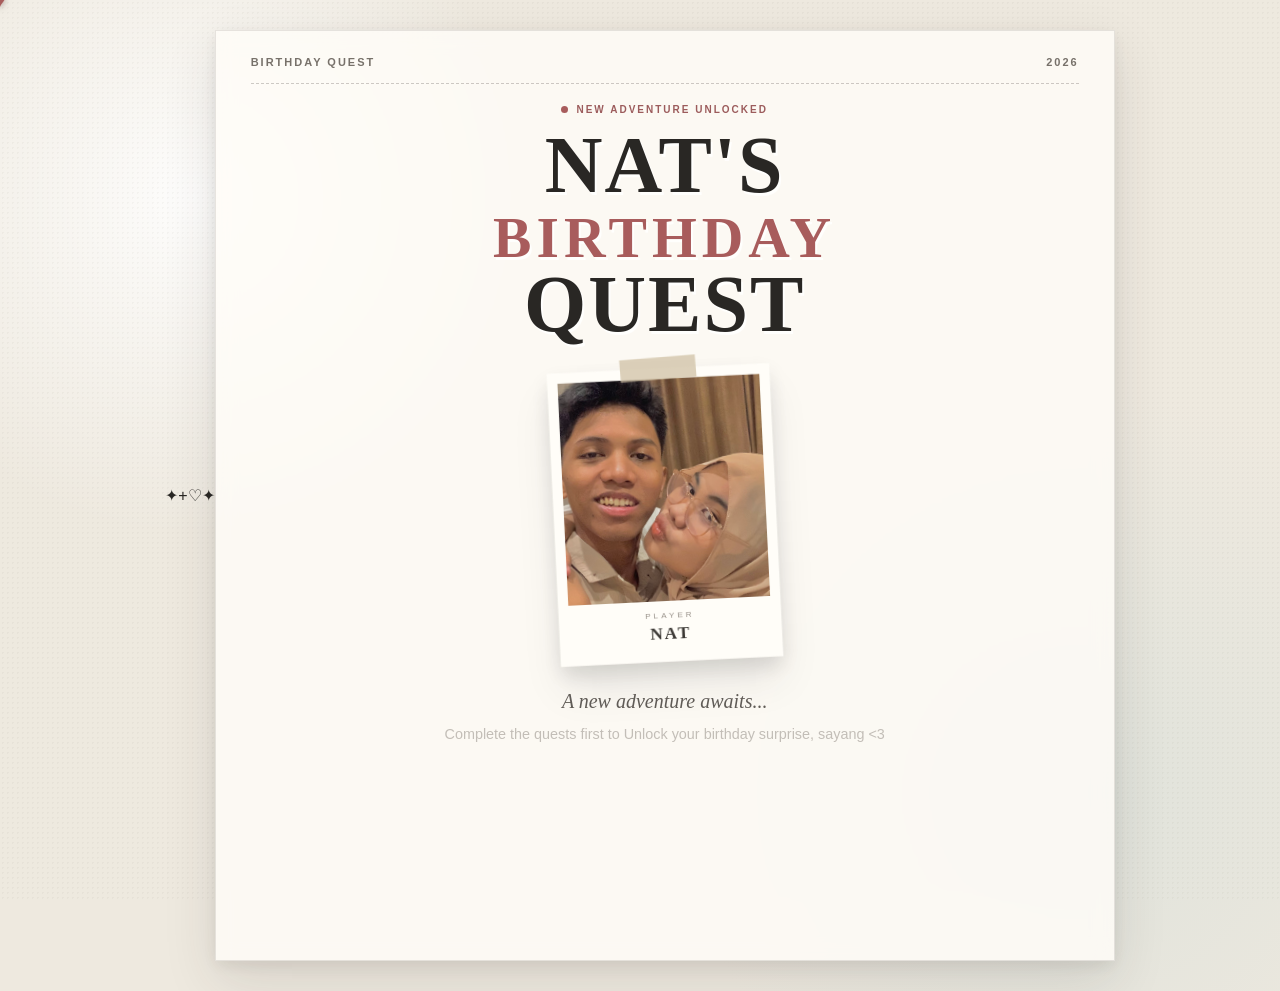
<file: index.html>
<!DOCTYPE html>
<html lang="en">

<head>
    <meta charset="UTF-8">

    <meta
        name="viewport"
        content="width=device-width, initial-scale=1.0"
    >

    <title>Nat's Birthday Quest 🎮</title>

    <!-- GSAP -->
    <script src="https://cdnjs.cloudflare.com/ajax/libs/gsap/3.12.2/gsap.min.js"></script>

    <!-- CSS -->
    <link rel="stylesheet" href="./style.css">
</head>

<body>

    <!-- =========================
         CUSTOM CURSOR
    ========================== -->

    <div class="cursor"></div>


    <!-- =========================
         GAME DECORATION
    ========================== -->

    <div class="game-decoration decoration-1">
        ✦
    </div>

    <div class="game-decoration decoration-2">
        +
    </div>

    <div class="game-decoration decoration-3">
        ♡
    </div>

    <div class="game-decoration decoration-4">
        ✦
    </div>


    <!-- =========================
         GAME SCREEN
    ========================== -->

    <main class="game-screen">


        <!-- TOP BAR -->

        <div class="top-bar">

            <span>
                BIRTHDAY QUEST
            </span>

            <span>
                2026
            </span>

        </div>


        <!-- GAME CONTENT -->

        <section class="game-content">


            <!-- GAME LABEL -->

            <div class="game-label">

                <span class="pixel-dot"></span>

                NEW ADVENTURE UNLOCKED

            </div>


            <!-- TITLE -->

            <h1>

                NAT'S
                <span>BIRTHDAY</span>
                QUEST

            </h1>


            <!-- CHARACTER POLAROID -->

            <div class="character-card">

                <div class="tape"></div>

                <div class="character-photo">

                    <img
                        src="./d1.jpg"
                        alt="Nat"
                    >

                </div>

                <div class="character-info">

                    <span>
                        PLAYER
                    </span>

                    <strong>
                        NAT
                    </strong>

                </div>

            </div>


            <!-- DESCRIPTION -->

            <p class="game-description">

                A new adventure awaits...

            </p>

            <p class="game-subdescription">

                Complete the quests first to
                Unlock your birthday surprise, sayang <3

            </p>


            <!-- START BUTTON -->

            <button
                class="start-button"
                id="start-game"
            >

                <span class="button-icon">
                    ▶
                </span>

                START TASK

            </button>


            <!-- GAME INFO -->

            <div class="game-info">

                <div>
                    <span>PLAYER</span>
                    <strong>NAT</strong>
                </div>

                <div>
                    <span>LEVEL</span>
                    <strong>UNLIMITED</strong>
                </div>

                <div>
                    <span>STATUS</span>
                    <strong>READY</strong>
                </div>

            </div>


        </section>


        <!-- BOTTOM -->

        <div class="bottom-bar">

            <span>
                PRESS START TO BEGIN
            </span>

            <span>
                ♡ MADE FOR YOU
            </span>

        </div>


    </main>


    <!-- =========================
         JAVASCRIPT
    ========================== -->

    <script src="./script.js"></script>

</body>

</html>
</file>
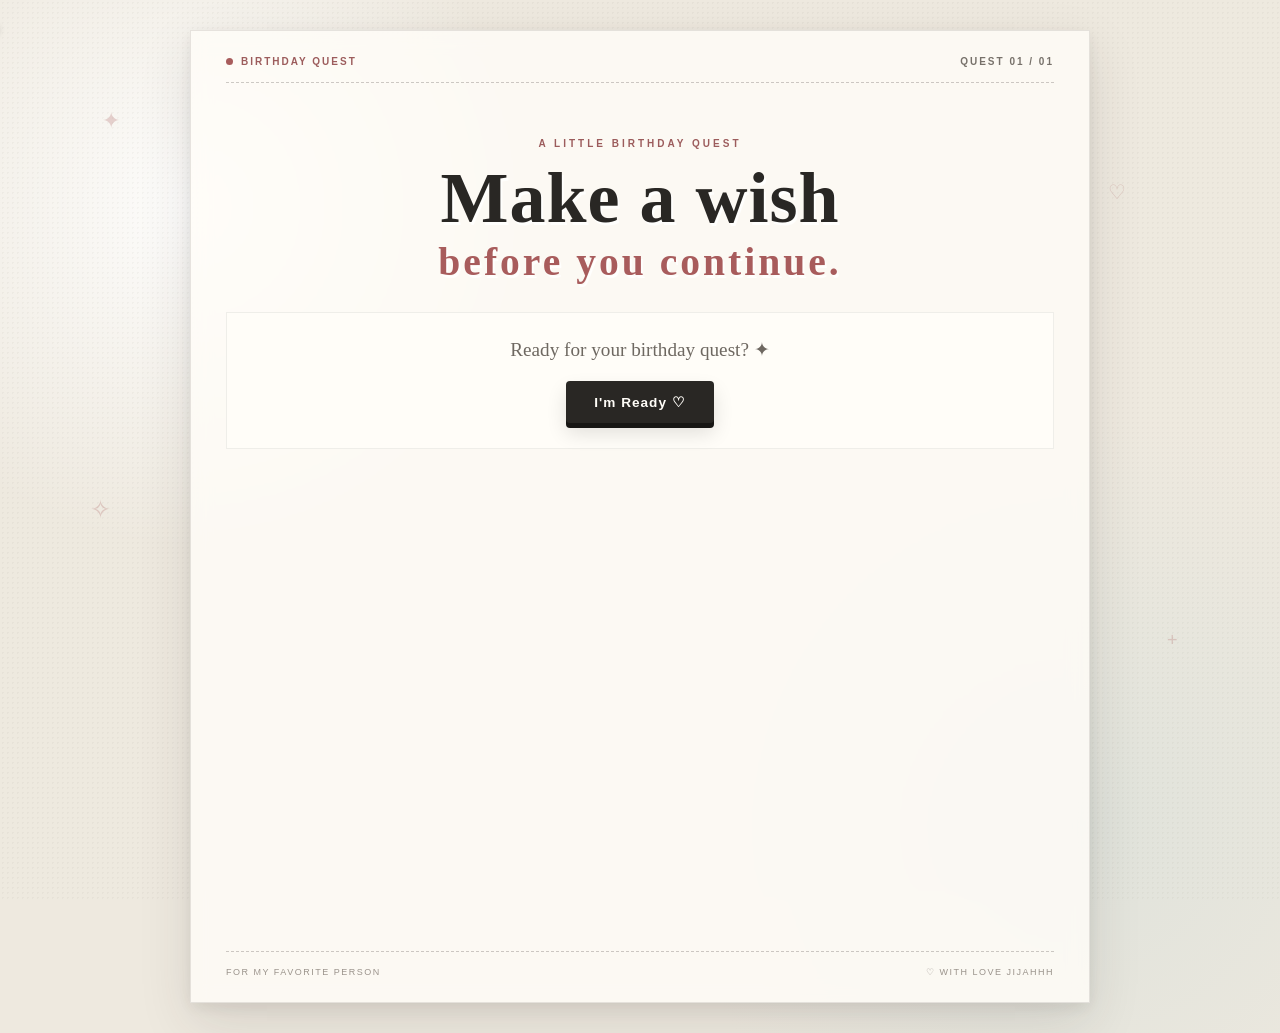
<file: cause.html>
<!DOCTYPE html>
<html lang="en">

<head>

    <meta charset="UTF-8">

    <meta
        name="viewport"
        content="width=device-width, initial-scale=1.0"
    >

    <title>A Birthday Quest For You 🎂</title>

    <script
        src="https://cdnjs.cloudflare.com/ajax/libs/gsap/3.12.2/gsap.min.js">
    </script>

    <link
        rel="stylesheet"
        href="./cause.css"
    >

</head>


<body>

    <!-- ========================================
         CUSTOM CURSOR
    ======================================== -->

    <div class="cursor"></div>


    <!-- ========================================
         PAPER TEXTURE
    ======================================== -->

    <div class="paper-texture"></div>


    <!-- ========================================
         FLOATING BACKGROUND
    ======================================== -->

    <div class="floating-background">

        <span>✦</span>
        <span>♡</span>
        <span>✧</span>
        <span>+</span>
        <span>⋆</span>
        <span>♡</span>

    </div>


    <!-- ========================================
         MAIN PAGE
    ======================================== -->

    <main class="birthday-page">


        <!-- ========================================
             HEADER
        ======================================== -->

        <div class="quest-header">

            <div class="quest-label">

                <span class="status-dot"></span>

                BIRTHDAY QUEST

            </div>


            <div class="quest-number">

                QUEST 01 / 01

            </div>

        </div>



        <!-- ========================================
             CONTENT
        ======================================== -->

        <section class="birthday-content">


            <!-- TITLE -->

            <p class="eyebrow">

                A LITTLE BIRTHDAY QUEST

            </p>


            <h1>

                Make a wish

                <br>

                <span>
                    before you continue.
                </span>

            </h1>



            <!-- ========================================
                 READY SCREEN
            ======================================== -->

            <div id="ready-screen">

                <p>
                    Ready for your birthday quest? ✦
                </p>


                <button id="ready-button">

                    I'm Ready ♡

                </button>

            </div>



            <!-- ========================================
                 QUEST CONTENT
            ======================================== -->

            <div
                id="quest-content"
                class="quest-content hidden"
            >


                <!-- DESCRIPTION -->

                <p class="description">

                    There are a few little flames waiting for you.

                    <br>

                    Click each one and make your birthday wish. 🎂

                </p>



                <!-- ========================================
                     CAKE AREA
                ======================================== -->

                <div class="cake-area">


                    <div class="cake-glow"></div>


                    <!-- D1 -->

                    <div class="cake-sticker sticker-d1">

                        <img
                            src="d2.png"
                            alt="D1"
                        >

                    </div>


                    <!-- D2 -->

                    <div class="cake-sticker sticker-d2">

                        <img
                            src="d3.png"
                            alt="D2"
                        >

                    </div>



                    <!-- CAKE -->

                    <div class="cake">


                        <!-- CANDLES -->

                        <div class="candles">


                            <!-- Candle 1 -->

                            <div class="candle">

                                <div
                                    class="flame"
                                    data-candle="1"
                                ></div>

                                <div class="wick"></div>

                                <div class="candle-body"></div>

                                <div class="smoke"></div>

                            </div>


                            <!-- Candle 2 -->

                            <div class="candle">

                                <div
                                    class="flame"
                                    data-candle="2"
                                ></div>

                                <div class="wick"></div>

                                <div class="candle-body"></div>

                                <div class="smoke"></div>

                            </div>


                            <!-- Candle 3 -->

                            <div class="candle">

                                <div
                                    class="flame"
                                    data-candle="3"
                                ></div>

                                <div class="wick"></div>

                                <div class="candle-body"></div>

                                <div class="smoke"></div>

                            </div>


                            <!-- Candle 4 -->

                            <div class="candle">

                                <div
                                    class="flame"
                                    data-candle="4"
                                ></div>

                                <div class="wick"></div>

                                <div class="candle-body"></div>

                                <div class="smoke"></div>

                            </div>


                            <!-- Candle 5 -->

                            <div class="candle">

                                <div
                                    class="flame"
                                    data-candle="5"
                                ></div>

                                <div class="wick"></div>

                                <div class="candle-body"></div>

                                <div class="smoke"></div>

                            </div>


                        </div>



                        <!-- CAKE TOP -->

                        <div class="cake-top">


                            <div class="cream cream-1"></div>

                            <div class="cream cream-2"></div>

                            <div class="cream cream-3"></div>


                            <div class="sprinkles">

                                <span>•</span>
                                <span>•</span>
                                <span>•</span>
                                <span>•</span>
                                <span>•</span>
                                <span>•</span>

                            </div>


                        </div>



                        <!-- CAKE MIDDLE -->

                        <div class="cake-middle"></div>


                        <!-- CAKE BOTTOM -->

                        <div class="cake-bottom"></div>


                        <!-- PLATE -->

                        <div class="cake-plate"></div>


                    </div>

                </div>



                <!-- ========================================
                     QUEST STATUS
                ======================================== -->

                <div class="quest-status">


                    <span id="quest-text">

                        Click the flames to blow out the candles.

                    </span>


                    <div class="candle-progress">

                        <span class="progress-dot active"></span>

                        <span class="progress-dot active"></span>

                        <span class="progress-dot active"></span>

                        <span class="progress-dot active"></span>

                        <span class="progress-dot active"></span>

                    </div>


                </div>


            </div>



            <!-- ========================================
                 COMPLETED MESSAGE
            ======================================== -->

            <div
                class="birthday-message"
                id="birthday-message"
            >


                <div class="message-icon">

                    ♡

                </div>


                <p class="message-small">

                    QUEST COMPLETE

                </p>


                <h2>

                    Happy Birthday, Ayy 🤍

                </h2>


                <p>

                    I hope this new chapter of your life
                    brings you lots of happiness,
                    good things, and everything you've been wishing for. 
                    <p>
                        Be Happy <3 Sukses teruss sayangg. 
                        I'll always support u.
                    </p>
                </p>


                <p>

                    And I hope I get to be there
                    for as many of those moments as I can:D

                </p>


                <button id="continue-button">

                    Next

                    <span>→</span>

                </button>


            </div>


        </section>



        <!-- ========================================
             FOOTER
        ======================================== -->

        <div class="bottom-bar">

            <span>

                FOR MY FAVORITE PERSON

            </span>


            <span>

                ♡ WITH LOVE JIJAHHH

            </span>

        </div>


    </main>



    <!-- ========================================
         JAVASCRIPT
    ======================================== -->

    <script src="./cause.js"></script>


</body>

</html>
</file>
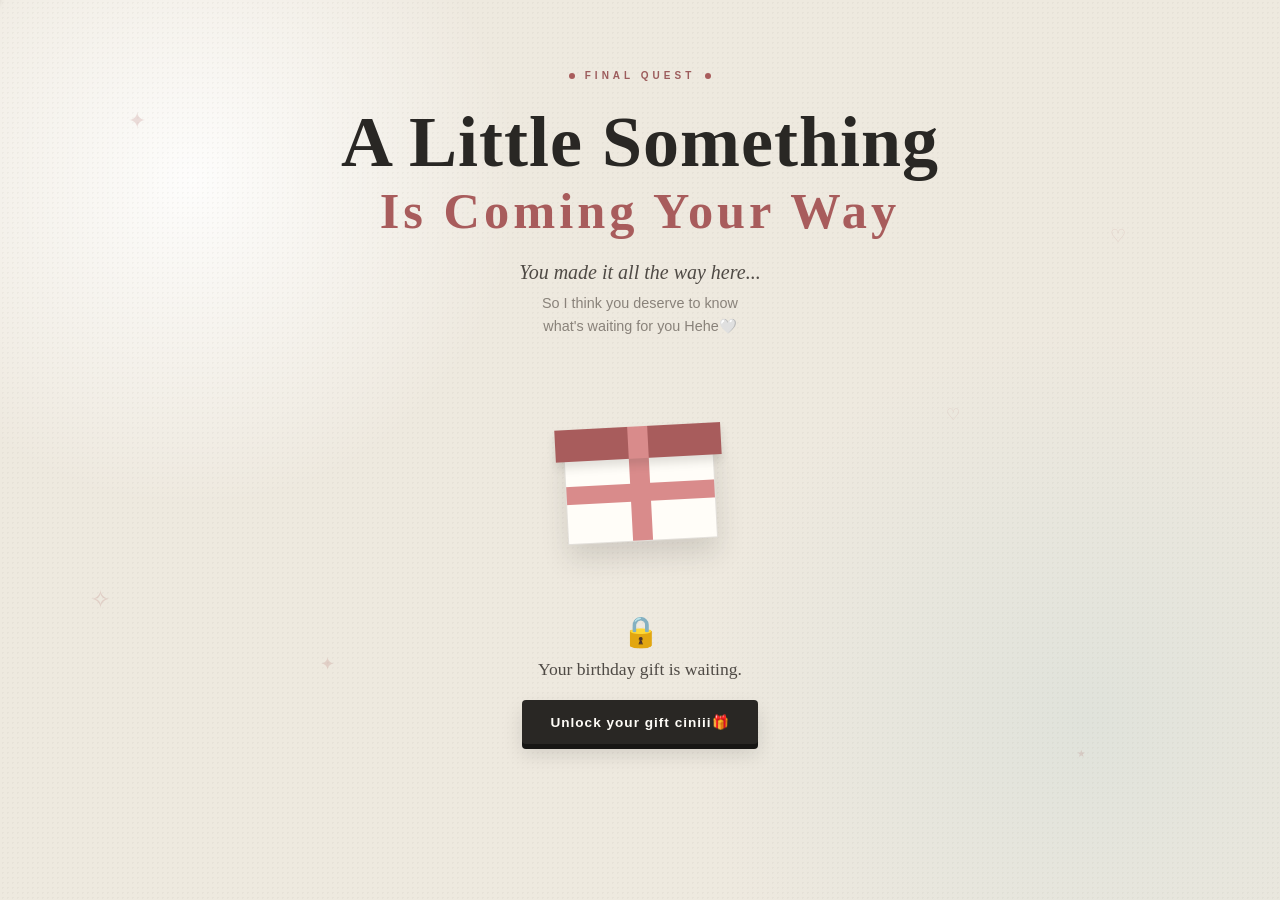
<file: last.html>
<!DOCTYPE html>
<html lang="en">

<head>

    <meta charset="UTF-8">

    <meta
        name="viewport"
        content="width=device-width, initial-scale=1.0"
    >

    <title>Your Birthday Gift Here Sayang🎁</title>

    <script src="https://cdnjs.cloudflare.com/ajax/libs/gsap/3.12.2/gsap.min.js"></script>

    <link rel="stylesheet" href="./last.css">

</head>


<body>


    <!-- CUSTOM CURSOR -->

    <div class="cursor"></div>


    <!-- BACKGROUND -->

    <div class="background">

        <span>✦</span>
        <span>♡</span>
        <span>✧</span>
        <span>⋆</span>
        <span>♡</span>
        <span>✦</span>

    </div>



    <!-- MAIN -->

    <main class="container">


        <!-- TOP LABEL -->

        <div class="quest-label">

            <span class="dot"></span>

            FINAL QUEST

            <span class="dot"></span>

        </div>



        <!-- TITLE -->

        <h1>

            A Little Something<br>

            <span>Is Coming Your Way</span>

        </h1>



        <!-- INTRO -->

        <p class="intro">

            You made it all the way here...

        </p>


        <p class="sub-intro">

            So I think you deserve to know<br>
            what's waiting for you Hehe🤍

        </p>



        <!-- GIFT -->

        <section class="gift-area">


            <div
                class="gift-box"
                id="gift-box"
            >


                <div class="gift-lid">

                    <div class="ribbon"></div>

                </div>


                <div class="gift-body">

                    <div class="ribbon vertical"></div>

                    <div class="ribbon horizontal"></div>

                </div>


                <div class="gift-shadow"></div>


            </div>


        </section>



        <!-- LOCK MESSAGE -->

        <div
            class="lock-message"
            id="lock-message"
        >

            <div class="lock-icon">

                🔒

            </div>


            <p>

                Your birthday gift is waiting.

            </p>


            <button
                id="unlock-button"
                class="unlock-button"
            >

                Unlock your gift ciniii🎁

            </button>

        </div>



        <!-- REVEAL -->

        <section
            class="reveal"
            id="reveal"
        >


            <div class="reveal-icon">

                💌

            </div>


            <p class="reveal-small">

                GIFT UNLOCKED

            </p>


            <h2>

                I wish I could be there.... <br>
                give this to you myself :(

            </h2>


            <p class="message">

                But since I can't hand it to you<br>
                and watch you open it myself...

                <br><br>

                I sent a little something 🤍<br>

            </p>



            <!-- PACKAGE -->

            <div class="package-card">


                <div class="package-icon">

                    📦

                </div>


                <div class="package-info">

                    <span>

                        YOUR LITTLE SURPRISE

                    </span>


                    <strong>

                        ON ITS WAY TO YOU!!

                    </strong>

                </div>


            </div>



            <!-- RECEIPT -->

            <div class="tracking-card">


                <!-- ========================================
     SCRATCH TRACKING CARD
======================================== -->

                <div class="tracking-title">
                    YOUR LITTLE SURPRISE
                </div>

                <p class="scratch-instruction">
                    Gosooook ajaa sayangggg ✦
                </p>

                <div class="scratch-container">

                    <!-- SECRET NUMBER -->
                    <div
                        class="tracking-number"
                        id="tracking-number"
                    >
                        CM71903983627
                    </div>

                    <!-- SCRATCH LAYER -->
                    <canvas
                        id="scratch-canvas"
                    ></canvas>

                </div>

                <p class="scratch-hint">
                    ✦ Terusss kurang kencengggg
                </p>

            </div>
                </div>


                <p>

                    Keep this safe.  
                    Your little surprise is somewhere
                    between me and you now. 🤍

                </p>


                <button
                    class="copy-button"
                    id="copy-button"
                >

                    Copy tracking number

                </button>

            </div>



            <!-- FINAL MESSAGE -->

            <div class="final-message">


                <div class="final-heart">

                    ♡

                </div>


                <p>

                    Happy Birthday, sayanggggg

                </p>


                <span>

                    Semoga suka hadiah kecil inii yaa, mwahhh

                </span>


            </div>



            <!-- BACK -->

            <button
                class="finish-button"
                id="finish-button"
            >

                Coba liat camera siniii ✦

            </button>


        </section>


    </main>



    <script src="./last.js"></script>

</body>

</html>
</file>
<file: style.css>
/* ========================================
   RESET
======================================== */

* {
    margin: 0;
    padding: 0;
    box-sizing: border-box;
    cursor: none;
}


/* ========================================
   BODY
======================================== */

body {
    min-height: 100vh;

    display: flex;
    align-items: center;
    justify-content: center;

    position: relative;

    overflow-x: hidden;
    overflow-y: auto;

    font-family:
        "Arial Rounded MT Bold",
        Arial,
        sans-serif;

    color: #292724;

    background:
        radial-gradient(
            circle at 15% 20%,
            rgba(255,255,255,.9),
            transparent 25%
        ),

        radial-gradient(
            circle at 85% 80%,
            rgba(210,220,215,.5),
            transparent 30%
        ),

        #eee9df;
}


/* ========================================
   PAPER TEXTURE
======================================== */

body::before {

    content: "";

    position: fixed;

    inset: 0;

    pointer-events: none;

    z-index: 0;

    opacity: .3;

    background-image:
        radial-gradient(
            rgba(80,70,60,.13) 1px,
            transparent 1px
        );

    background-size: 5px 5px;
}


/* ========================================
   CUSTOM CURSOR
======================================== */

/* ========================================
   CUSTOM CURSOR
======================================== */

.cursor {
    position: fixed;

    width: 24px;
    height: 24px;

    left: 0;
    top: 0;

    pointer-events: none;

    z-index: 99999;

    transform: translate(-50%, -50%);

    display: flex;
    align-items: center;
    justify-content: center;

    font-size: 20px;

    color: #a85c5c;

    transition: transform 0.1s ease;

    filter:
        drop-shadow(0 2px 3px rgba(0,0,0,.2));
}

.cursor::after {
    content: "♥";

    display: block;

    color: #a85c5c;

    text-shadow:
        0 0 5px rgba(168,92,92,.25);
}


/* ========================================
   GAME SCREEN
======================================== */

.game-screen {

    position: relative;

    z-index: 5;

    width: min(
        900px,
        92%
    );

    min-height: 720px;

    padding:
        25px
        35px
        30px;

    margin: 30px 0;

    display: flex;

    flex-direction: column;

    justify-content: space-between;

    background:
        rgba(255,253,248,.82);

    border:
        1px solid
        rgba(60,55,50,.12);

    box-shadow:

        0 20px 50px
        rgba(50,45,40,.12),

        0 5px 15px
        rgba(50,45,40,.08);

    backdrop-filter:
        blur(10px);

    -webkit-backdrop-filter:
        blur(10px);
}


/* ========================================
   TOP BAR
======================================== */

.top-bar {

    display: flex;

    justify-content:
        space-between;

    align-items: center;

    padding-bottom: 15px;

    border-bottom:
        1px dashed
        rgba(60,55,50,.25);

    font-size: 11px;

    font-weight: bold;

    letter-spacing: 2px;

    color: #77716a;
}


/* ========================================
   GAME CONTENT
======================================== */

.game-content {

    display: flex;

    flex-direction: column;

    align-items: center;

    text-align: center;

    padding:
        20px 0;
}


/* ========================================
   GAME LABEL
======================================== */

.game-label {

    display: flex;

    align-items: center;

    gap: 8px;

    margin-bottom: 12px;

    font-size: 10px;

    letter-spacing: 2px;

    color: #9c5c5c;

    font-weight: bold;
}


.pixel-dot {

    width: 7px;
    height: 7px;

    background: #a85c5c;

    display: inline-block;

    border-radius: 50%;

    animation:
        blink 1.2s ease-in-out infinite;
}


@keyframes blink {

    0%,
    100% {
        opacity: 1;
    }

    50% {
        opacity: .3;
    }

}


/* ========================================
   TITLE
======================================== */

.game-content h1 {

    margin: 0;

    max-width: 700px;

    font-family:
        Georgia,
        serif;

    font-size:
        clamp(
            2.5rem,
            7vw,
            5rem
        );

    line-height: .95;

    letter-spacing: 2px;

    color: #292724;

    text-shadow:
        2px 3px 0
        rgba(255,255,255,.8);
}


.game-content h1 span {

    display: block;

    color: #a85c5c;

    font-size: .72em;

    letter-spacing: 5px;

    margin-top: 8px;
}


/* ========================================
   CHARACTER POLAROID
======================================== */

.character-card {

    position: relative;

    width: 220px;

    padding:
        10px
        10px
        18px;

    margin:
        30px auto
        22px;

    background: #fffdf8;

    box-shadow:

        0 10px 20px
        rgba(0,0,0,.12),

        0 25px 40px
        rgba(0,0,0,.07);

    transform:
        rotate(-3deg);

    transition:
        transform .3s ease,
        box-shadow .3s ease;
}


.character-card:hover {

    transform:
        rotate(0deg)
        translateY(-6px);

    box-shadow:

        0 18px 30px
        rgba(0,0,0,.16),

        0 30px 50px
        rgba(0,0,0,.08);
}


/* Tape */

.character-card .tape {

    position: absolute;

    width: 75px;
    height: 22px;

    top: -11px;
    left: 50%;

    transform:
        translateX(-50%)
        rotate(-2deg);

    background:
        rgba(205,190,160,.7);

    z-index: 3;
}


/* ========================================
   PHOTO
======================================== */

.character-photo {

    width: 200px;
    height: 220px;

    overflow: hidden;

    background: #ddd;
}


.character-photo img {

    width: 100%;
    height: 100%;

    display: block;

    object-fit: cover;

    object-position: center;
}


/* ========================================
   CHARACTER INFO
======================================== */

.character-info {

    display: flex;

    flex-direction: column;

    align-items: center;

    gap: 3px;

    margin-top: 10px;
}


.character-info span {

    font-size: 8px;

    letter-spacing: 3px;

    color: #99928a;
}


.character-info strong {

    font-family:
        "Segoe Print",
        cursive;

    font-size: 17px;

    color: #3c3935;

    letter-spacing: 2px;
}


/* ========================================
   DESCRIPTION
======================================== */

.game-description {

    margin-top: 5px;

    font-family:
        Georgia,
        serif;

    font-size: 1.25rem;

    font-style: italic;

    color: #4f4a45;
}


.game-subdescription {

    margin-top: 7px;

    font-size: .9rem;

    color: #89827a;

    line-height: 1.5;
}


/* ========================================
   START BUTTON
======================================== */

.start-button {

    position: relative;

    margin-top: 25px;

    padding:
        14px
        35px;

    border: none;

    background: #292724;

    color: #fffdf8;

    font-family:
        "Arial Rounded MT Bold",
        Arial,
        sans-serif;

    font-size: .95rem;

    font-weight: bold;

    letter-spacing: 2px;

    border-radius: 4px;

    box-shadow:

        0 5px 0 #171614,

        0 12px 25px
        rgba(0,0,0,.16);

    transition:
        transform .2s ease,
        box-shadow .2s ease,
        background .2s ease;
}


.start-button:hover {

    background: #3b3834;

}


.start-button:active {

    transform:
        translateY(4px);

    box-shadow:

        0 1px 0 #171614,

        0 5px 10px
        rgba(0,0,0,.12);
}


.button-icon {

    margin-right: 8px;

    color: #d98b8b;
}


/* ========================================
   GAME INFO
======================================== */

.game-info {

    display: flex;

    gap: 45px;

    margin-top: 28px;

    padding-top: 18px;

    border-top:
        1px dashed
        rgba(60,55,50,.2);
}


.game-info div {

    display: flex;

    flex-direction: column;

    gap: 3px;
}


.game-info span {

    font-size: 8px;

    letter-spacing: 2px;

    color: #99928a;
}


.game-info strong {

    font-size: 12px;

    letter-spacing: 1px;

    color: #4b4742;
}


/* ========================================
   BOTTOM BAR
======================================== */

.bottom-bar {

    display: flex;

    justify-content:
        space-between;

    padding-top: 15px;

    border-top:
        1px dashed
        rgba(60,55,50,.25);

    font-size: 9px;

    letter-spacing: 1.5px;

    color: #9a938b;
}


/* ========================================
   MOBILE
======================================== */

@media (max-width: 768px) {

    body {

        align-items: flex-start;

    }


    .game-screen {

        width: 94%;

        min-height: auto;

        margin:
            20px 0;

        padding:
            20px
            18px
            22px;
    }


    .game-content {

        padding:
            30px 0;
    }


    .game-content h1 {

        font-size:
            clamp(
                2.3rem,
                12vw,
                3.5rem
            );
    }


    .character-card {

        width: 190px;

        margin:
            25px auto
            20px;
    }


    .character-photo {

        width: 170px;

        height: 190px;
    }


    .game-description {

        font-size: 1.05rem;
    }


    .game-subdescription {

        font-size: .8rem;

        max-width: 280px;
    }


    .game-info {

        gap: 25px;
    }


    .bottom-bar {

        font-size: 7px;

        letter-spacing: 1px;
    }

}


/* ========================================
   SMALL PHONE
======================================== */

@media (max-width: 480px) {

    .game-screen {

        width: 94%;

        padding:
            18px
            14px
            20px;
    }


    .top-bar {

        font-size: 8px;

        letter-spacing: 1.5px;
    }


    .character-card {

        width: 175px;
    }


    .character-photo {

        width: 155px;

        height: 175px;
    }


    .game-info {

        gap: 18px;
    }


    .start-button {

        padding:
            13px
            25px;

        font-size: .8rem;
    }

}
</file>
<file: cause.css>
/* ========================================
   RESET
======================================== */

* {
    margin: 0;
    padding: 0;
    box-sizing: border-box;
    cursor: none;
}


/* ========================================
   BODY
======================================== */

body {

    min-height: 100vh;

    position: relative;

    overflow-x: hidden;

    font-family:
        "Arial Rounded MT Bold",
        Arial,
        sans-serif;

    color: #292724;

    background:

        radial-gradient(
            circle at 15% 20%,
            rgba(255,255,255,.9),
            transparent 25%
        ),

        radial-gradient(
            circle at 85% 80%,
            rgba(210,220,215,.5),
            transparent 30%
        ),

        #eee9df;
}


/* ========================================
   PAPER TEXTURE
======================================== */

.paper-texture {

    position: fixed;

    inset: 0;

    pointer-events: none;

    z-index: 0;

    opacity: .3;

    background-image:

        radial-gradient(
            rgba(80,70,60,.13) 1px,
            transparent 1px
        );

    background-size: 5px 5px;
}


/* ========================================
   CUSTOM CURSOR
======================================== */

.cursor {

    position: fixed;

    width: 24px;

    height: 24px;

    pointer-events: none;

    z-index: 99999;

    transform:
        translate(-50%, -50%);
}


.cursor::after {

    content: "♥";

    display: block;

    color: #a85c5c;

    font-size: 20px;

    filter:
        drop-shadow(
            0 2px 3px
            rgba(0,0,0,.2)
        );
}


/* ========================================
   FLOATING BACKGROUND
======================================== */

.floating-background {

    position: fixed;

    inset: 0;

    pointer-events: none;

    z-index: 1;

    overflow: hidden;
}


.floating-background span {

    position: absolute;

    color: #a85c5c;

    opacity: .25;

    animation:
        floatAround
        5s ease-in-out
        infinite;
}


.floating-background span:nth-child(1) {

    top: 12%;
    left: 8%;
    font-size: 22px;
}


.floating-background span:nth-child(2) {

    top: 20%;
    right: 12%;
    font-size: 20px;
}


.floating-background span:nth-child(3) {

    top: 55%;
    left: 7%;
    font-size: 25px;
}


.floating-background span:nth-child(4) {

    top: 70%;
    right: 8%;
    font-size: 18px;
}


.floating-background span:nth-child(5) {

    bottom: 12%;
    left: 20%;
    font-size: 20px;
}


.floating-background span:nth-child(6) {

    top: 42%;
    right: 23%;
    font-size: 22px;
}


/* ========================================
   MAIN PAGE
======================================== */

.birthday-page {

    position: relative;

    z-index: 5;

    width: min(900px, 92%);

    min-height: 720px;

    margin: 30px auto;

    padding:
        25px 35px;

    background:
        rgba(255,253,248,.82);

    border:
        1px solid
        rgba(60,55,50,.12);

    box-shadow:

        0 20px 50px
        rgba(50,45,40,.12),

        0 5px 15px
        rgba(50,45,40,.08);

    backdrop-filter:
        blur(10px);

    -webkit-backdrop-filter:
        blur(10px);
}


/* ========================================
   HEADER
======================================== */

.quest-header {

    display: flex;

    justify-content:
        space-between;

    align-items: center;

    padding-bottom: 15px;

    border-bottom:
        1px dashed
        rgba(60,55,50,.25);

    font-size: 10px;

    font-weight: bold;

    letter-spacing: 2px;

    color: #77716a;
}


.quest-label {

    display: flex;

    align-items: center;

    gap: 8px;

    color: #9c5c5c;
}


.status-dot {

    width: 7px;

    height: 7px;

    display: inline-block;

    border-radius: 50%;

    background: #a85c5c;

    animation:
        blink
        1.2s ease-in-out
        infinite;
}


/* ========================================
   CONTENT
======================================== */

.birthday-content {

    display: flex;

    flex-direction: column;

    align-items: center;

    text-align: center;

    padding:
        55px 0
        40px;
}


/* ========================================
   EYEBROW
======================================== */

.eyebrow {

    font-size: 10px;

    letter-spacing: 3px;

    color: #9c5c5c;

    font-weight: bold;

    margin-bottom: 15px;
}


/* ========================================
   TITLE
======================================== */

h1 {

    font-family:
        Georgia,
        serif;

    font-size:
        clamp(
            2.5rem,
            6vw,
            4.5rem
        );

    line-height: .95;

    letter-spacing: 1px;

    color: #292724;

    margin-bottom: 20px;

    text-shadow:
        2px 3px 0
        rgba(255,255,255,.8);
}


h1 span {

    display: block;

    color: #a85c5c;

    font-size: .55em;

    letter-spacing: 3px;

    margin-top: 12px;
}


/* ========================================
   READY SCREEN
======================================== */

#ready-screen {

    width: 100%;

    display: flex;

    flex-direction: column;

    align-items: center;

    justify-content: center;

    text-align: center;

    margin-top: 10px;

    margin-bottom: 25px;

    padding: 25px 20px;

    background:
        rgba(255,253,248,.9);

    border:
        1px solid
        rgba(60,55,50,.08);
}


#ready-screen p {

    font-family:
        Georgia,
        serif;

    font-size: 1.2rem;

    color: #6e6861;

    margin-bottom: 20px;
}


/* ========================================
   READY BUTTON
======================================== */

#ready-button {

    padding:
        13px 28px;

    border: none;

    border-radius: 4px;

    background: #292724;

    color: #fffdf8;

    font-family:
        "Arial Rounded MT Bold",
        Arial,
        sans-serif;

    font-size: .85rem;

    font-weight: bold;

    letter-spacing: 1px;

    box-shadow:
        0 5px 0 #171614,
        0 10px 20px
        rgba(0,0,0,.12);

    transition:
        transform .2s ease,
        background .2s ease;

    cursor: pointer;
}


#ready-button:hover {

    background: #3b3834;

    transform:
        translateY(-3px);
}


/* ========================================
   QUEST CONTENT
======================================== */

.quest-content {

    width: 100%;
}


.quest-content.hidden {

    display: none;
}


/* ========================================
   DESCRIPTION
======================================== */

.description {

    color: #6e6861;

    font-family:
        Georgia,
        serif;

    font-size: 1.05rem;

    line-height: 1.7;

    margin-bottom: 10px;

    text-align: center;
}


/* ========================================
   CAKE AREA
======================================== */

.cake-area {

    position: relative;

    width: min(560px, 100%);

    height: 330px;

    margin:
        10px auto
        0;

    display: flex;

    justify-content: center;

    align-items: flex-end;

    overflow: visible;
}


/* ========================================
   CAKE GLOW
======================================== */

.cake-glow {

    position: absolute;

    width: 280px;

    height: 180px;

    bottom: 45px;

    left: 50%;

    transform:
        translateX(-50%);

    background:
        rgba(210,139,139,.12);

    filter: blur(35px);

    border-radius: 50%;

    pointer-events: none;
}


/* ========================================
   CAKE
======================================== */

.cake {

    position: relative;

    width: 330px;

    height: 210px;

    flex-shrink: 0;

    z-index: 4;
}


/* ========================================
   CANDLES
======================================== */

.candles {

    position: absolute;

    width: 260px;

    height: 130px;

    left: 35px;

    top: -85px;

    display: flex;

    justify-content:
        space-between;

    align-items: flex-end;

    z-index: 5;
}


.candle {

    position: relative;

    width: 25px;

    height: 90px;

    flex-shrink: 0;
}


/* ========================================
   CANDLE BODY
======================================== */

.candle-body {

    position: absolute;

    bottom: 0;

    left: 4px;

    width: 17px;

    height: 70px;

    background:

        repeating-linear-gradient(
            135deg,
            #fffdf8 0px,
            #fffdf8 7px,
            #d9a0a0 7px,
            #d9a0a0 12px
        );

    border-radius:
        3px 3px 2px 2px;

    box-shadow:
        inset -2px 0 3px
        rgba(0,0,0,.08);
}


/* ========================================
   WICK
======================================== */

.wick {

    position: absolute;

    width: 3px;

    height: 10px;

    background: #292724;

    left: 11px;

    bottom: 69px;

    z-index: 2;
}


/* ========================================
   FLAME
======================================== */

.flame {

    position: absolute;

    width: 18px;

    height: 28px;

    left: 3px;

    bottom: 76px;

    z-index: 10;

    background:

        linear-gradient(
            45deg,
            #d98b8b,
            #f2c48b
        );

    border-radius:
        50% 50% 50% 0;

    transform:
        rotate(-45deg);

    box-shadow:

        0 0 10px
        rgba(217,139,139,.7),

        0 0 20px
        rgba(217,139,139,.35);

    animation:
        flameFlicker
        .45s ease-in-out
        infinite alternate;

    transition:
        opacity .3s ease,
        transform .3s ease;

    cursor: pointer;
}


.flame::after {

    content: "";

    position: absolute;

    width: 7px;

    height: 12px;

    background: #fffdf8;

    border-radius: 50%;

    left: 7px;

    top: 9px;

    opacity: .7;
}


.flame:hover {

    transform:
        rotate(-45deg)
        scale(1.18);
}


/* ========================================
   SMOKE
======================================== */

.smoke {

    position: absolute;

    width: 8px;

    height: 8px;

    border-radius: 50%;

    left: 8px;

    bottom: 82px;

    background:
        rgba(120,115,108,.35);

    opacity: 0;

    filter: blur(2px);

    pointer-events: none;
}


/* ========================================
   CAKE TOP
======================================== */

.cake-top {

    position: absolute;

    left: 15px;

    bottom: 105px;

    width: 300px;

    height: 55px;

    background: #fffdf8;

    border-radius:
        50% 50%
        12px 12px;

    border:
        1px solid
        rgba(60,55,50,.12);

    box-shadow:
        0 5px 8px
        rgba(0,0,0,.08);

    z-index: 3;
}


/* ========================================
   CREAM
======================================== */

.cream {

    position: absolute;

    width: 42px;

    height: 20px;

    background: #fffdf8;

    border-radius:
        0 0 50% 50%;

    bottom: -10px;
}


.cream-1 {
    left: 55px;
}


.cream-2 {
    left: 130px;
}


.cream-3 {
    right: 55px;
}


/* ========================================
   SPRINKLES
======================================== */

.sprinkles {

    display: flex;

    justify-content:
        space-around;

    padding:
        15px 40px;

    color: #a85c5c;

    font-size: 12px;
}


/* ========================================
   CAKE MIDDLE
======================================== */

.cake-middle {

    position: absolute;

    left: 15px;

    bottom: 55px;

    width: 300px;

    height: 55px;

    background:

        linear-gradient(
            to bottom,
            #d7a0a0,
            #c98f8f
        );

    border-radius:
        4px 4px 10px 10px;

    box-shadow:
        inset 0 -5px 0
        rgba(0,0,0,.06);

    z-index: 2;
}


/* ========================================
   CAKE BOTTOM
======================================== */

.cake-bottom {

    position: absolute;

    left: 5px;

    bottom: 5px;

    width: 320px;

    height: 60px;

    background:

        linear-gradient(
            to bottom,
            #fffdf8,
            #e7ddd0
        );

    border-radius:
        5px 5px 20px 20px;

    box-shadow:
        0 10px 15px
        rgba(0,0,0,.12);

    z-index: 1;
}


/* ========================================
   PLATE
======================================== */

.cake-plate {

    position: absolute;

    width: 350px;

    height: 18px;

    left: -10px;

    bottom: -3px;

    background: #292724;

    border-radius: 50%;

    box-shadow:
        0 8px 15px
        rgba(0,0,0,.15);

    z-index: 0;
}


/* ========================================
   CAKE STICKERS
======================================== */

.cake-sticker {

    position: absolute;

    z-index: 8;

    pointer-events: none;

    width: 105px;

    height: auto;

    top: auto;
}


.cake-sticker img {

    display: block;

    width: 100%;

    height: auto;
}


/*
    IMPORTANT:

    Sticker sekarang diposisikan
    relatif terhadap CAKE, bukan
    ujung layar/cake-area.
*/


.sticker-d1 {

    left: calc(50% - 270px);

    bottom: 65px;

    transform:
        rotate(-7deg);
}


.sticker-d2 {

    right: calc(50% - 270px);

    bottom: 65px;

    transform:
        rotate(7deg);
}


/* ========================================
   QUEST STATUS
======================================== */

.quest-status {

    display: flex;

    flex-direction: column;

    align-items: center;

    gap: 12px;

    color: #77716a;

    font-size: .85rem;

    letter-spacing: .5px;

    margin-top: -5px;

    text-align: center;
}


#quest-text {

    display: block;

    max-width: 90%;

    line-height: 1.5;
   margin: 50px;
}


/* ========================================
   PROGRESS
======================================== */

.candle-progress {

    display: flex;

    gap: 8px;
}


.progress-dot {

    width: 8px;

    height: 8px;

    border-radius: 50%;

    background: #d6cec4;

    transition:
        all .3s ease;
}


.progress-dot.active {

    background: #a85c5c;

    box-shadow:
        0 0 8px
        rgba(168,92,92,.4);
}


/* ========================================
   BIRTHDAY MESSAGE
======================================== */

.birthday-message {

    width: min(
        600px,
        90%
    );

    margin:
        35px auto
        0;

    padding:
        35px 30px;

    text-align: center;

    background:
        rgba(255,253,248,.9);

    border:
        1px solid
        rgba(60,55,50,.12);

    box-shadow:
        0 15px 35px
        rgba(50,45,40,.1);

    opacity: 0;

    visibility: hidden;

    transform:
        translateY(25px)
        scale(.96);
}


/* ========================================
   MESSAGE ICON
======================================== */

.message-icon {

    font-size: 28px;

    color: #a85c5c;

    margin-bottom: 10px;
}


.message-small {

    font-size: 9px;

    letter-spacing: 3px;

    color: #9c5c5c;

    font-weight: bold;

    margin-bottom: 10px;
}


.birthday-message h2 {

    font-family:
        Georgia,
        serif;

    font-size:
        clamp(
            1.8rem,
            5vw,
            2.7rem
        );

    color: #292724;

    margin-bottom: 18px;
}


.birthday-message p:not(.message-small) {

    color: #6e6861;

    line-height: 1.7;

    font-family:
        Georgia,
        serif;

    margin-bottom: 10px;
}


/* ========================================
   CONTINUE BUTTON
======================================== */

#continue-button {

    margin-top: 18px;

    padding:
        13px 25px;

    border: none;

    border-radius: 4px;

    background: #292724;

    color: #fffdf8;

    font-family:
        "Arial Rounded MT Bold",
        Arial,
        sans-serif;

    font-size: .85rem;

    font-weight: bold;

    letter-spacing: 1px;

    box-shadow:
        0 5px 0 #171614,
        0 10px 20px
        rgba(0,0,0,.12);

    transition:
        transform .2s ease,
        background .2s ease;

    cursor: pointer;
}


#continue-button:hover {

    background: #3b3834;

    transform:
        translateY(-3px);
}


#continue-button span {

    margin-left: 8px;

    color: #d98b8b;
}


/* ========================================
   BOTTOM BAR
======================================== */

.bottom-bar {

    display: flex;

    justify-content:
        space-between;

    gap: 20px;

    padding-top: 15px;

    border-top:
        1px dashed
        rgba(60,55,50,.25);

    font-size: 9px;

    letter-spacing: 1.5px;

    color: #9a938b;
}


/* ========================================
   ANIMATIONS
======================================== */

@keyframes blink {

    0%, 100% {
        opacity: 1;
    }

    50% {
        opacity: .3;
    }
}


@keyframes flameFlicker {

    from {

        transform:
            rotate(-45deg)
            scale(.95);
    }

    to {

        transform:
            rotate(-43deg)
            scale(1.08);
    }
}


@keyframes floatAround {

    0%, 100% {

        transform:
            translateY(0)
            rotate(0deg);
    }

    50% {

        transform:
            translateY(-18px)
            rotate(5deg);
    }
}


/* ========================================
   TABLET
======================================== */

@media (max-width: 768px) {

    .birthday-page {

        width: 94%;

        min-height: auto;

        margin: 20px auto;

        padding:
            20px 18px 22px;
    }


    .birthday-content {

        padding:
            35px 0
            25px;
    }


    h1 {

        font-size:
            clamp(
                2.2rem,
                10vw,
                3.5rem
            );
    }


    .description {

        font-size: .92rem;

        padding:
            0 10px;
    }


    /* ================================
       TABLET CAKE
    ================================ */

    .cake-area {

        width: 100%;

        height: 275px;
    }


    .cake {

        transform:
            scale(.78);

        transform-origin:
            center bottom;
    }


    .cake-sticker {

        width: 82px;

        z-index: 8;
    }


    .sticker-d1 {

        left: calc(50% - 245px);

        bottom: 55px;

        transform:
            rotate(-7deg);
    }


    .sticker-d2 {

        right: calc(50% - 245px);

        bottom: 55px;

        transform:
            rotate(7deg);
    }


    .quest-status {

        margin-top: -5px;
    }


    .birthday-message {

        width: 94%;

        padding:
            28px 20px;
    }


    .bottom-bar {

        font-size: 7px;

        letter-spacing: 1px;
    }

}


/* ========================================
   MOBILE
======================================== */

@media (max-width: 480px) {

    body {

        overflow-x: hidden;
    }


    .birthday-page {

        width:
            calc(100% - 20px);

        margin:
            10px auto;

        padding:
            16px 12px 18px;
    }


    .quest-header {

        font-size: 7px;

        letter-spacing: 1px;

        padding-bottom: 12px;
    }


    .quest-label {

        gap: 5px;
    }


    .status-dot {

        width: 6px;

        height: 6px;
    }


    .birthday-content {

        padding:
            28px 0
            20px;
    }


    .eyebrow {

        font-size: 8px;

        letter-spacing: 2px;

        margin-bottom: 12px;
    }


    h1 {

        font-size:
            clamp(
                2rem,
                12vw,
                2.8rem
            );

        margin-bottom: 18px;
    }


    h1 span {

        font-size: .48em;

        letter-spacing: 2px;

        margin-top: 10px;
    }


    /* ================================
       READY
    ================================ */

    #ready-screen {

        margin-top: 5px;

        margin-bottom: 18px;

        padding:
            20px 12px;
    }


    #ready-screen p {

        font-size: 1rem;

        margin-bottom: 17px;
    }


    #ready-button {

        padding:
            11px 22px;

        font-size: .78rem;
    }


    /* ================================
       DESCRIPTION
    ================================ */

    .description {

        font-size: .82rem;

        line-height: 1.55;

        padding:
            0 5px;

        margin-bottom: 0;
    }


    /* ================================
       MOBILE CAKE AREA
    ================================ */

    .cake-area {

        width: 100%;

        height: 225px;

        margin:
            5px auto
            0;

        overflow: visible;
    }


    /*
        Cake dibuat lebih kecil,
        tapi TIDAK terlalu kecil.
    */

    .cake {

        transform:
            scale(.66);

        transform-origin:
            center bottom;
    }


    /* ================================
       MOBILE STICKERS
    ================================ */

    .cake-sticker {

        width: 62px;

        z-index: 8;
    }


    /*
        JARAK STICKER DARI CAKE:

        Cake setelah scale .66
        lebarnya kira-kira 218px.

        Sticker ditempatkan sedikit
        di luar cake, bukan di ujung
        cake-area.
    */

    .sticker-d1 {

        left: calc(50% - 170px);

        bottom: 55px;

        transform:
            rotate(-8deg);
    }


    .sticker-d2 {

        right: calc(50% - 170px);

        bottom: 55px;

        transform:
            rotate(8deg);
    }


    /* ================================
       QUEST STATUS
    ================================ */

    .quest-status {

        margin-top: 0;

        gap: 9px;

        font-size: .72rem;
    }


    #quest-text {

        max-width: 95%;

        line-height: 1.4;
    }


    .candle-progress {

        gap: 6px;
    }


    .progress-dot {

        width: 7px;

        height: 7px;
    }


    /* ================================
       MESSAGE
    ================================ */

    .birthday-message {

        width: 96%;

        margin-top: 25px;

        padding:
            25px 16px;
    }


    .message-icon {

        font-size: 24px;
    }


    .birthday-message h2 {

        font-size: 1.65rem;

        line-height: 1.15;

        margin-bottom: 15px;
    }


    .birthday-message p:not(.message-small) {

        font-size: .85rem;

        line-height: 1.6;
    }


    #continue-button {

        width: 100%;

        padding:
            12px 15px;

        font-size: .72rem;
    }


    /* ================================
       FOOTER
    ================================ */

    .bottom-bar {

        gap: 8px;

        font-size: 6px;

        letter-spacing: .7px;

        padding-top: 12px;
    }

}


/* ========================================
   VERY SMALL PHONE
======================================== */

@media (max-width: 360px) {

    .birthday-page {

        width:
            calc(100% - 14px);

        padding:
            14px 10px 16px;
    }


    .quest-header {

        font-size: 6px;
    }


    h1 {

        font-size: 1.9rem;
    }


    .description {

        font-size: .76rem;
    }


    /* ================================
       VERY SMALL CAKE
    ================================ */

    .cake-area {

        height: 200px;
    }


    .cake {

        transform:
            scale(.58);

        transform-origin:
            center bottom;
    }


    .cake-sticker {

        width: 53px;
    }


    .sticker-d1 {

        left: calc(50% - 145px);

        bottom: 48px;

        transform:
            rotate(-8deg);
    }


    .sticker-d2 {

        right: calc(50% - 145px);

        bottom: 48px;

        transform:
            rotate(8deg);
    }


    .quest-status {

        font-size: .68rem;
    }


    .birthday-message h2 {

        font-size: 1.45rem;
    }


    .bottom-bar {

        font-size: 5.5px;
    }

}
</file>
<file: last.css>
/* ========================================
   RESET
======================================== */

* {
    margin: 0;
    padding: 0;
    box-sizing: border-box;
    cursor: none;
}


/* ========================================
   BODY
======================================== */

body {

    min-height: 100vh;

    position: relative;

    overflow-x: hidden;

    font-family:
        "Arial Rounded MT Bold",
        Arial,
        sans-serif;

    color: #292724;

    background:

        radial-gradient(
            circle at 15% 20%,
            rgba(255,255,255,.9),
            transparent 25%
        ),

        radial-gradient(
            circle at 85% 80%,
            rgba(210,220,215,.5),
            transparent 30%
        ),

        #eee9df;

}


/* ========================================
   PAPER TEXTURE
======================================== */

body::before {

    content: "";

    position: fixed;

    inset: 0;

    pointer-events: none;

    z-index: 0;

    opacity: .3;

    background-image:

        radial-gradient(
            rgba(80,70,60,.13) 1px,
            transparent 1px
        );

    background-size: 5px 5px;

}


/* ========================================
   CURSOR
======================================== */

.cursor {

    position: fixed;

    width: 24px;
    height: 24px;

    pointer-events: none;

    z-index: 9999;

    transform:
        translate(-50%, -50%);

}


.cursor::after {

    content: "♥";

    font-size: 20px;

    color: #a85c5c;

    filter:
        drop-shadow(
            0 2px 3px
            rgba(0,0,0,.2)
        );

}


/* ========================================
   BACKGROUND
======================================== */

.background {

    position: fixed;

    inset: 0;

    pointer-events: none;

    overflow: hidden;

    z-index: 0;

}


.background span {

    position: absolute;

    color: #a85c5c;

    opacity: .18;

    animation:
        float 6s ease-in-out infinite;

}


.background span:nth-child(1) {

    top: 12%;
    left: 10%;

    font-size: 22px;

}


.background span:nth-child(2) {

    top: 25%;
    right: 12%;

    font-size: 18px;

    animation-delay: 1s;

}


.background span:nth-child(3) {

    top: 65%;
    left: 7%;

    font-size: 25px;

    animation-delay: 2s;

}


.background span:nth-child(4) {

    bottom: 15%;
    right: 15%;

    font-size: 20px;

    animation-delay: 3s;

}


.background span:nth-child(5) {

    top: 45%;
    right: 25%;

    font-size: 16px;

    animation-delay: 1.5s;

}


.background span:nth-child(6) {

    bottom: 25%;
    left: 25%;

    font-size: 18px;

    animation-delay: 2.5s;

}


/* ========================================
   CONTAINER
======================================== */

.container {

    position: relative;

    z-index: 2;

    width: min(
        900px,
        92%
    );

    min-height: 100vh;

    margin: auto;

    padding:
        70px 20px
        100px;

    text-align: center;

}


/* ========================================
   QUEST LABEL
======================================== */

.quest-label {

    display: flex;

    justify-content: center;

    align-items: center;

    gap: 10px;

    font-size: 10px;

    letter-spacing: 4px;

    font-weight: bold;

    color: #9c5c5c;

    margin-bottom: 25px;

}


.dot {

    width: 6px;
    height: 6px;

    border-radius: 50%;

    background: #a85c5c;

    animation:
        blink 1.5s ease-in-out infinite;

}


/* ========================================
   TITLE
======================================== */

h1 {

    font-family:
        Georgia,
        serif;

    font-size:
        clamp(
            2.5rem,
            7vw,
            4.5rem
        );

    line-height: 1;

    letter-spacing: 1px;

    color: #292724;

    margin-bottom: 25px;

}


h1 span {

    display: block;

    margin-top: 8px;

    color: #a85c5c;

    font-size: .7em;

    letter-spacing: 4px;

}


/* ========================================
   INTRO
======================================== */

.intro {

    font-family:
        Georgia,
        serif;

    font-size: 1.25rem;

    font-style: italic;

    color: #4f4a45;

    margin-bottom: 8px;

}


.sub-intro {

    color: #89827a;

    font-size: .9rem;

    line-height: 1.6;

}


/* ========================================
   GIFT AREA
======================================== */

.gift-area {

    margin:
        55px auto
        30px;

    height: 190px;

    display: flex;

    justify-content: center;

    align-items: center;

}


/* ========================================
   GIFT BOX
======================================== */

.gift-box {

    position: relative;

    width: 150px;
    height: 120px;

    transform:
        rotate(-3deg);

    transition:
        transform .3s ease;

}


.gift-box:hover {

    transform:
        rotate(0deg)
        translateY(-8px);

}


/* ========================================
   GIFT BODY
======================================== */

.gift-body {

    position: absolute;

    bottom: 0;
    left: 0;

    width: 150px;
    height: 100px;

    background: #fffdf8;

    border:
        1px solid
        rgba(60,55,50,.15);

    box-shadow:

        0 15px 25px
        rgba(50,45,40,.15);

}


/* ========================================
   GIFT LID
======================================== */

.gift-lid {

    position: absolute;

    top: 5px;
    left: -8px;

    width: 166px;
    height: 32px;

    background: #a85c5c;

    box-shadow:

        0 6px 10px
        rgba(50,45,40,.15);

    z-index: 3;

}


/* ========================================
   RIBBON
======================================== */

.ribbon {

    position: absolute;

    width: 20px;

    height: 100%;

    background: #d98b8b;

    left: 50%;

    transform:
        translateX(-50%);

}


.ribbon.vertical {

    height: 100%;

    top: 0;

}


.ribbon.horizontal {

    width: 100%;

    height: 18px;

    left: 0;
    top: 42%;

    transform: none;

    background: #d98b8b;

}


/* ========================================
   LOCK MESSAGE
======================================== */

.lock-message {

    margin-top: 5px;

}


.lock-icon {

    font-size: 30px;

    margin-bottom: 10px;

}


.lock-message p {

    font-family:
        Georgia,
        serif;

    font-size: 1.1rem;

    color: #4f4a45;

}


/* ========================================
   BUTTON
======================================== */

.unlock-button,
.copy-button,
.finish-button {

    border: none;

    background: #292724;

    color: #fffdf8;

    font-family:
        "Arial Rounded MT Bold",
        Arial,
        sans-serif;

    font-size: .85rem;

    font-weight: bold;

    letter-spacing: 1px;

    padding:
        14px 28px;

    border-radius: 4px;

    margin-top: 20px;

    box-shadow:

        0 5px 0 #171614,

        0 10px 20px
        rgba(0,0,0,.12);

    transition:
        all .25s ease;

}


.unlock-button:hover,
.copy-button:hover,
.finish-button:hover {

    background: #3b3834;

    transform:
        translateY(-3px);

}


/* ========================================
   REVEAL
======================================== */

.reveal {

    display: none;

    opacity: 0;

    margin-top: 30px;

}


.reveal-icon {

    font-size: 35px;

    margin-bottom: 12px;

}


.reveal-small {

    font-size: 9px;

    letter-spacing: 4px;

    color: #9c5c5c;

    font-weight: bold;

    margin-bottom: 15px;

}


.reveal h2 {

    font-family:
        Georgia,
        serif;

    font-size:
        clamp(
            2rem,
            5vw,
            3.2rem
        );

    line-height: 1.1;

    color: #292724;

    margin-bottom: 25px;

}


.message {

    color: #625c55;

    font-size: 1rem;

    line-height: 1.8;

}


/* ========================================
   PACKAGE CARD
======================================== */

.package-card {

    width:
        min(
            500px,
            90%
        );

    margin:
        35px auto
        20px;

    padding: 18px 25px;

    display: flex;

    align-items: center;

    gap: 18px;

    background:
        rgba(255,253,248,.8);

    border:
        1px solid
        rgba(60,55,50,.12);

    box-shadow:
        0 10px 25px
        rgba(50,45,40,.08);

}


.package-icon {

    font-size: 35px;

}


.package-info {

    display: flex;

    flex-direction: column;

    text-align: left;

    gap: 4px;

}


.package-info span {

    font-size: 8px;

    letter-spacing: 2px;

    color: #99928a;

}


.package-info strong {

    font-size: 12px;

    letter-spacing: 1px;

    color: #4b4742;

}


/* ========================================
   TRACKING
======================================== */

.tracking-card {

    width:
        min(
            500px,
            90%
        );

    margin: 20px auto;

    padding: 28px 20px;

    background:
        #fffdf8;

    border:
        1px dashed
        rgba(60,55,50,.25);

    box-shadow:
        0 15px 30px
        rgba(50,45,40,.08);

}
/* ========================================
   SCRATCH CARD
======================================== */

.tracking-card {

    width: min(500px, 90%);

    margin: 20px auto;

    padding: 28px 20px;

    background: #fffdf8;

    border:
        1px dashed
        rgba(60,55,50,.25);

    box-shadow:
        0 15px 30px
        rgba(50,45,40,.08);

}


.scratch-instruction {

    margin-bottom: 15px;

    color: #89827a;

    font-size: .8rem;

    line-height: 1.5;

}


/* ========================================
   SCRATCH AREA
======================================== */

.scratch-container {

    position: relative;

    width: 100%;

    max-width: 380px;

    height: 75px;

    margin: 0 auto;

    overflow: hidden;

    border-radius: 4px;

    background: #eee9df;

    border:
        1px solid
        rgba(60,55,50,.15);

}


/* ========================================
   SECRET NUMBER
======================================== */

.tracking-number {

    position: absolute;

    inset: 0;

    display: flex;

    align-items: center;

    justify-content: center;

    padding: 10px;

    font-family:
        "Courier New",
        monospace;

    font-size: clamp(
        1rem,
        4vw,
        1.5rem
    );

    font-weight: bold;

    letter-spacing: 3px;

    color: #a85c5c;

    background: #eee9df;

    user-select: none;

}


/* ========================================
   SCRATCH CANVAS
======================================== */

#scratch-canvas {

    position: absolute;

    inset: 0;

    width: 100%;

    height: 100%;

    cursor: crosshair;

    touch-action: none;

}


/* ========================================
   HINT
======================================== */

.scratch-hint {

    margin-top: 14px;

    font-size: .75rem;

    color: #99928a;

    font-style: italic;

}


.tracking-card.revealed
.scratch-hint {

    color: #a85c5c;

}

.tracking-title {

    font-size: 8px;

    letter-spacing: 3px;

    color: #99928a;

    margin-bottom: 12px;

}


.tracking-number {

    font-family:
        "Courier New",
        monospace;

    font-size: 1.5rem;

    font-weight: bold;

    letter-spacing: 3px;

    color: #a85c5c;

    padding: 12px;

    background: #eee9df;

}


.tracking-card p {

    margin-top: 15px;

    color: #89827a;

    font-size: .8rem;

    line-height: 1.6;

}


/* ========================================
   FINAL MESSAGE
======================================== */

.final-message {

    margin:
        45px auto
        30px;

}


.final-heart {

    font-size: 30px;

    color: #a85c5c;

    margin-bottom: 10px;

    animation:
        heartbeat
        1.5s ease-in-out infinite;

}


.final-message p {

    font-family:
        Georgia,
        serif;

    font-size: 1.5rem;

    color: #292724;

    margin-bottom: 8px;

}


.final-message span {

    color: #89827a;

    font-size: .85rem;

    line-height: 1.6;

}


/* ========================================
   ANIMATIONS
======================================== */

@keyframes float {

    0%,
    100% {

        transform:
            translateY(0);

    }

    50% {

        transform:
            translateY(-18px);

    }

}


@keyframes blink {

    0%,
    100% {

        opacity: 1;

    }

    50% {

        opacity: .3;

    }

}


@keyframes heartbeat {

    0%,
    100% {

        transform:
            scale(1);

    }

    50% {

        transform:
            scale(1.2);

    }

}


/* ========================================
   MOBILE
======================================== */

@media (max-width: 600px) {

    .container {

        padding:
            50px 15px
            70px;

    }


    h1 {

        font-size: 2.5rem;

    }


    h1 span {

        letter-spacing: 2px;

    }


    .gift-area {

        margin-top: 40px;

    }


    .message {

        font-size: .9rem;

    }


    .package-card {

        padding: 15px;

    }


    .tracking-number {

        font-size: 1.15rem;

        letter-spacing: 2px;

    }

}
</file>
